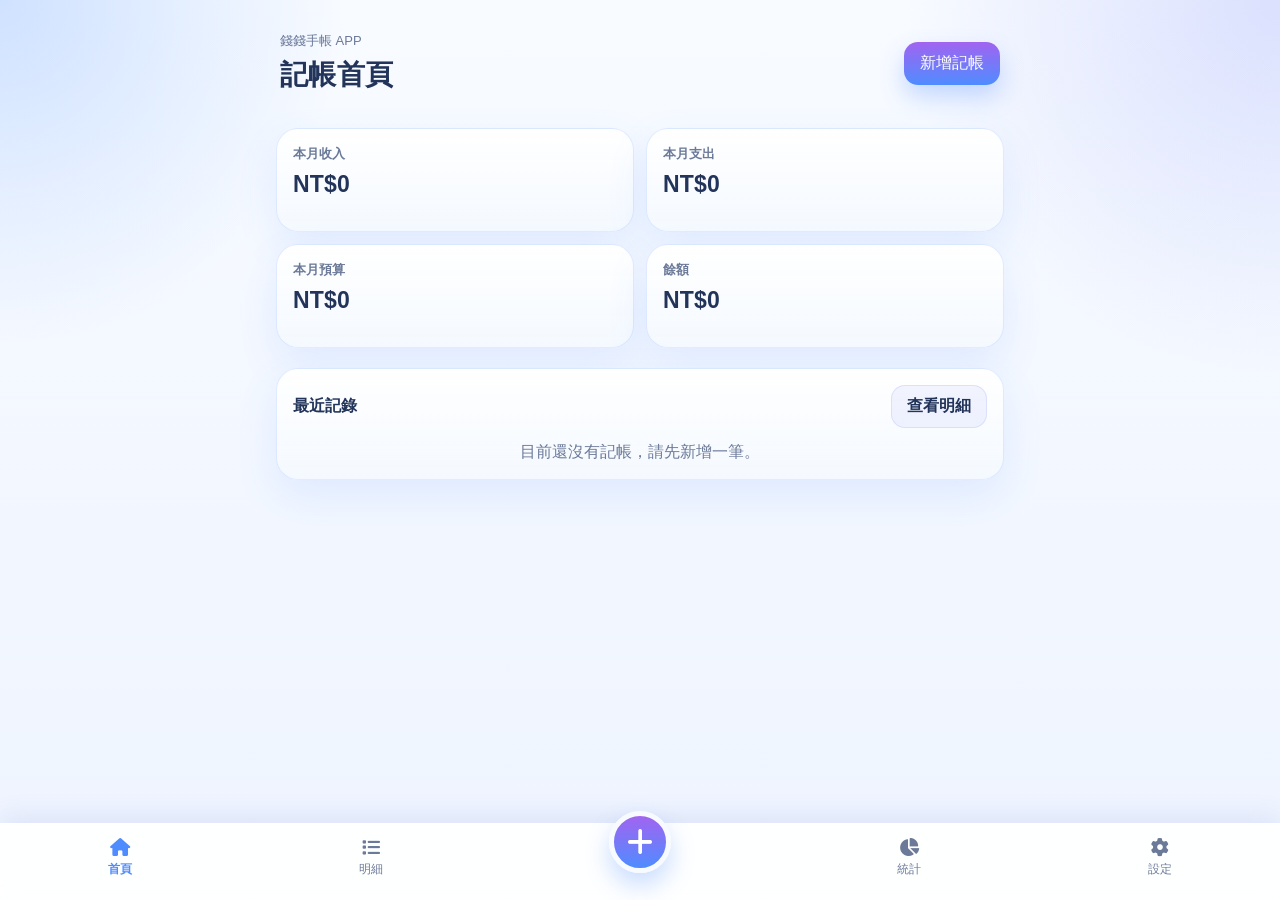
<file: index.html>
<!DOCTYPE html>
<html lang="zh-TW">
  <script src="theme-init.js"></script>
  <link rel="manifest" href="manifest.json">
  <meta charset="UTF-8">
  <link rel="icon" href="favicon.png" type="image/png" sizes="64x64">
  <title>錢錢手帳 App</title>
  <link rel="stylesheet" href="style.css">
  <link rel="stylesheet" href="https://cdnjs.cloudflare.com/ajax/libs/font-awesome/6.5.0/css/all.min.css">
  <meta name="viewport" content="width=device-width, initial-scale=1.0">
</head>
<body>
  <div class="container">
    <header class="page-header">
      <div>
        <p class="sub-title">錢錢手帳 APP</p>
        <h1>記帳首頁</h1>
      </div>
      <button class="primary-btn" onclick="goToNew()">新增記帳</button>
    </header>

    <section class="summary-grid">
      <div class="card">
        <strong>本月收入</strong>
        <div id="income">NT$0</div>
      </div>
      <div class="card">
        <strong>本月支出</strong>
        <div id="expense">NT$0</div>
      </div>
      <div class="card">
        <strong>本月預算</strong>
        <div id="budget-text">NT$0</div>
      </div>
      <div class="card">
        <strong>餘額</strong>
        <div id="balance">NT$0</div>
      </div>
    </section>

    <section class="section-block">
      <div class="section-title">
        最近記錄
        <button class="secondary-btn" onclick="window.location.href='detail.html'">查看明細</button>
      </div>
      <ul id="recent-list" class="record-list"></ul>
      <p id="empty-msg" class="empty-msg">目前還沒有記帳，請先新增一筆。</p>
    </section>
  </div>

  <nav class="bottom-nav">
    <a href="index.html" class="nav-item">
      <i class="fa-solid fa-house"></i><span>首頁</span>
    </a>
    <a href="detail.html" class="nav-item">
      <i class="fa-solid fa-list"></i><span>明細</span>
    </a>
    <button class="add-btn" onclick="goToNew()">
      <i class="fa-solid fa-plus"></i>
    </button>
    <a href="stat.html" class="nav-item">
      <i class="fa-solid fa-chart-pie"></i><span>統計</span>
    </a>
    <a href="setting.html" class="nav-item">
      <i class="fa-solid fa-gear"></i><span>設定</span>
    </a>
  </nav>
  <script src="script.js"></script>
</body>
</html>
</file>
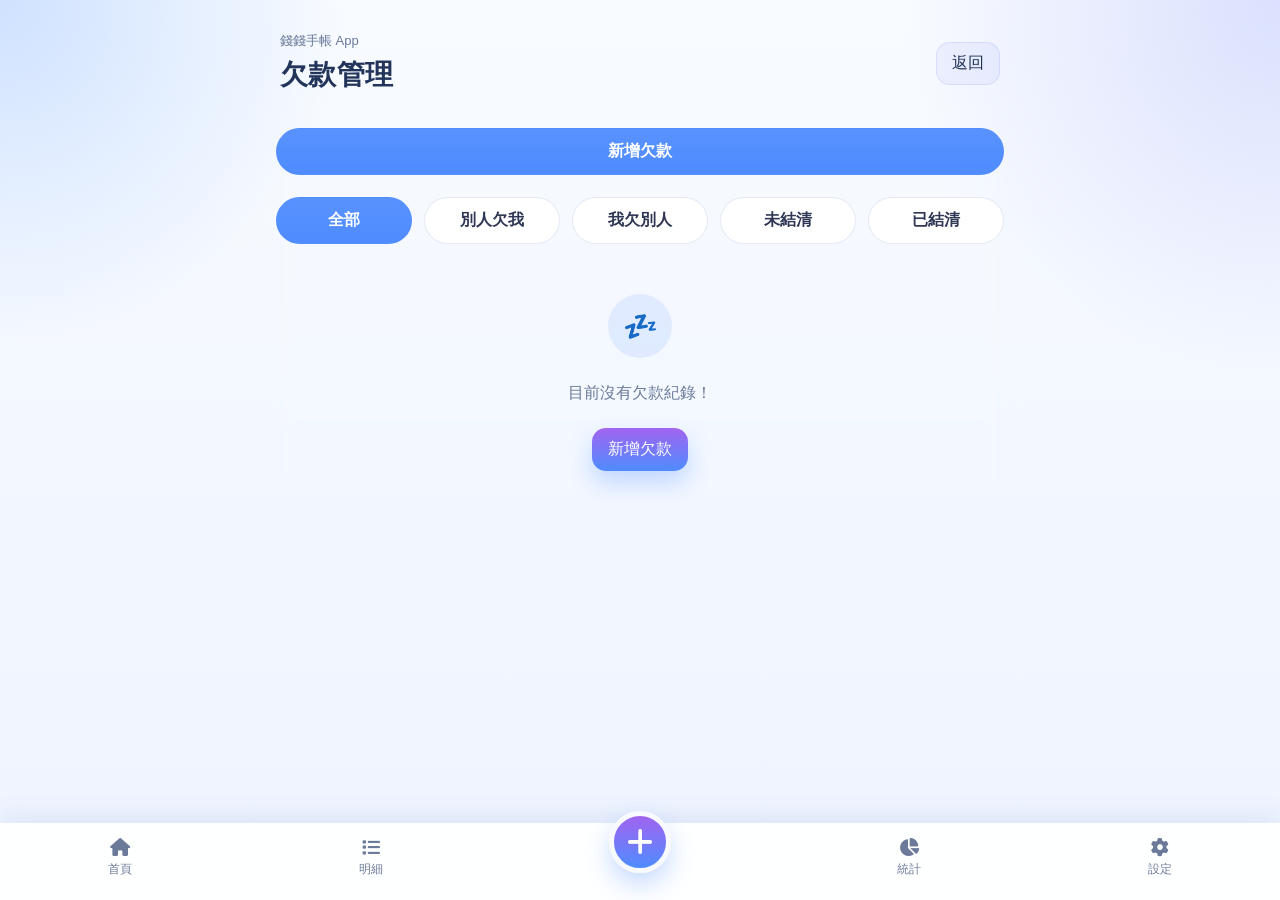
<file: debts.html>
<!DOCTYPE html>
<html lang="zh-TW">
<head>
  <script src="theme-init.js"></script>
  <link rel="manifest" href="manifest.json">
  <meta charset="UTF-8">
  <link rel="icon" href="favicon.png" type="image/png" sizes="64x64">
  <title>錢錢手帳 App</title>
  <link rel="stylesheet" href="style.css">
  <link rel="stylesheet" href="https://cdnjs.cloudflare.com/ajax/libs/font-awesome/6.5.0/css/all.min.css">
  <meta name="viewport" content="width=device-width, initial-scale=1.0">
</head>
<body>
  <div class="container">
    <header class="page-header">
      <div>
        <p class="sub-title">錢錢手帳 App</p>
        <h1>欠款管理</h1>
      </div>
      <button class="secondary-btn" onclick="window.location.href='setting.html'">返回</button>
    </header>

    <section class="section-block" id="debt-page-content"></section>
  </div>

  <nav class="bottom-nav">
    <a href="index.html" class="nav-item">
      <i class="fa-solid fa-house"></i><span>首頁</span>
    </a>
    <a href="detail.html" class="nav-item">
      <i class="fa-solid fa-list"></i><span>明細</span>
    </a>
    <button class="add-btn" onclick="goToNew()">
      <i class="fa-solid fa-plus"></i>
    </button>
    <a href="stat.html" class="nav-item">
      <i class="fa-solid fa-chart-pie"></i><span>統計</span>
    </a>
    <a href="setting.html" class="nav-item">
      <i class="fa-solid fa-gear"></i><span>設定</span>
    </a>
  </nav>

  <script src="script.js"></script>
</body>
</html>
</file>
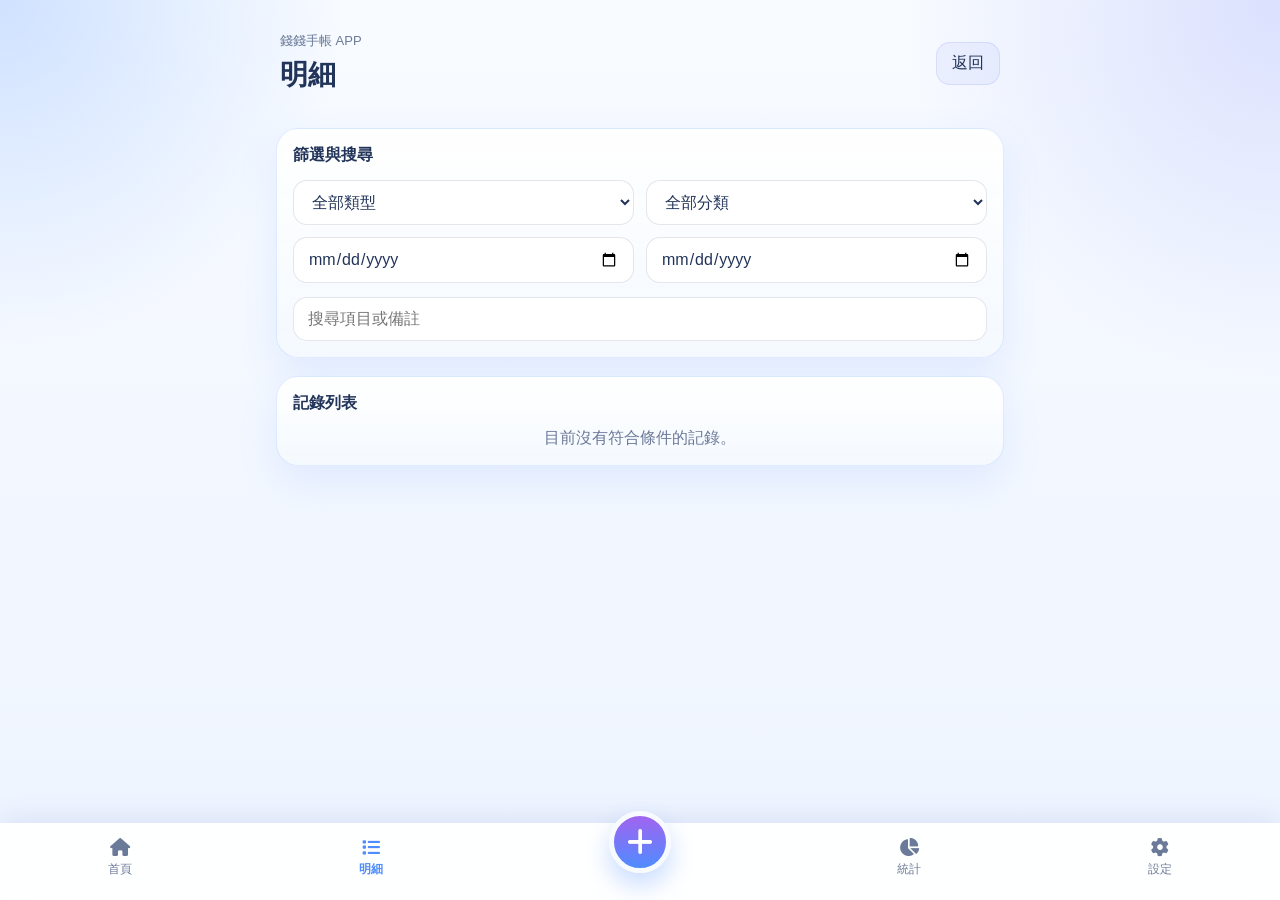
<file: detail.html>
<!DOCTYPE html>
<html lang="zh-TW">
<head>
  <script src="theme-init.js"></script>
  <link rel="manifest" href="manifest.json">
  <link rel="icon" href="favicon.png" type="image/png" sizes="64x64">
  <meta charset="UTF-8">
  <title>錢錢手帳 App</title>
  <link rel="stylesheet" href="style.css">
  <link rel="stylesheet" href="https://cdnjs.cloudflare.com/ajax/libs/font-awesome/6.5.0/css/all.min.css">
  <meta name="viewport" content="width=device-width, initial-scale=1.0">
</head>
<body>
  <div class="container">
    <header class="page-header">
      <div>
        <p class="sub-title">錢錢手帳 APP</p>
        <h1>明細</h1>
      </div>
      <button class="secondary-btn" onclick="window.location.href='index.html'">返回</button>
    </header>

    <section class="section-block">
      <div class="section-title">篩選與搜尋</div>
      <div class="filter-row">
        <select id="filter-type">
          <option value="">全部類型</option>
          <option value="income">收入</option>
          <option value="expense">支出</option>
        </select>
        <select id="filter-category">
          <option value="">全部分類</option>
        </select>
        <input id="filter-start" type="date" title="起始日期">
        <input id="filter-end" type="date" title="結束日期">
      </div>
      <input id="filter-search" type="text" placeholder="搜尋項目或備註">
    </section>

    <section class="section-block">
      <div class="section-title">記錄列表</div>
      <ul id="detail-list" class="record-list"></ul>
      <p id="detail-empty" class="empty-msg">目前沒有符合條件的記錄。</p>
    </section>
  </div>

  <nav class="bottom-nav">
    <a href="index.html" class="nav-item">
      <i class="fa-solid fa-house"></i><span>首頁</span>
    </a>
    <a href="detail.html" class="nav-item">
      <i class="fa-solid fa-list"></i><span>明細</span>
    </a>
    <button class="add-btn" onclick="goToNew()">
      <i class="fa-solid fa-plus"></i>
    </button>
    <a href="stat.html" class="nav-item">
      <i class="fa-solid fa-chart-pie"></i><span>統計</span>
    </a>
    <a href="setting.html" class="nav-item">
      <i class="fa-solid fa-gear"></i><span>設定</span>
    </a>
  </nav>

  <script src="script.js"></script>
</body>
</html>
</file>
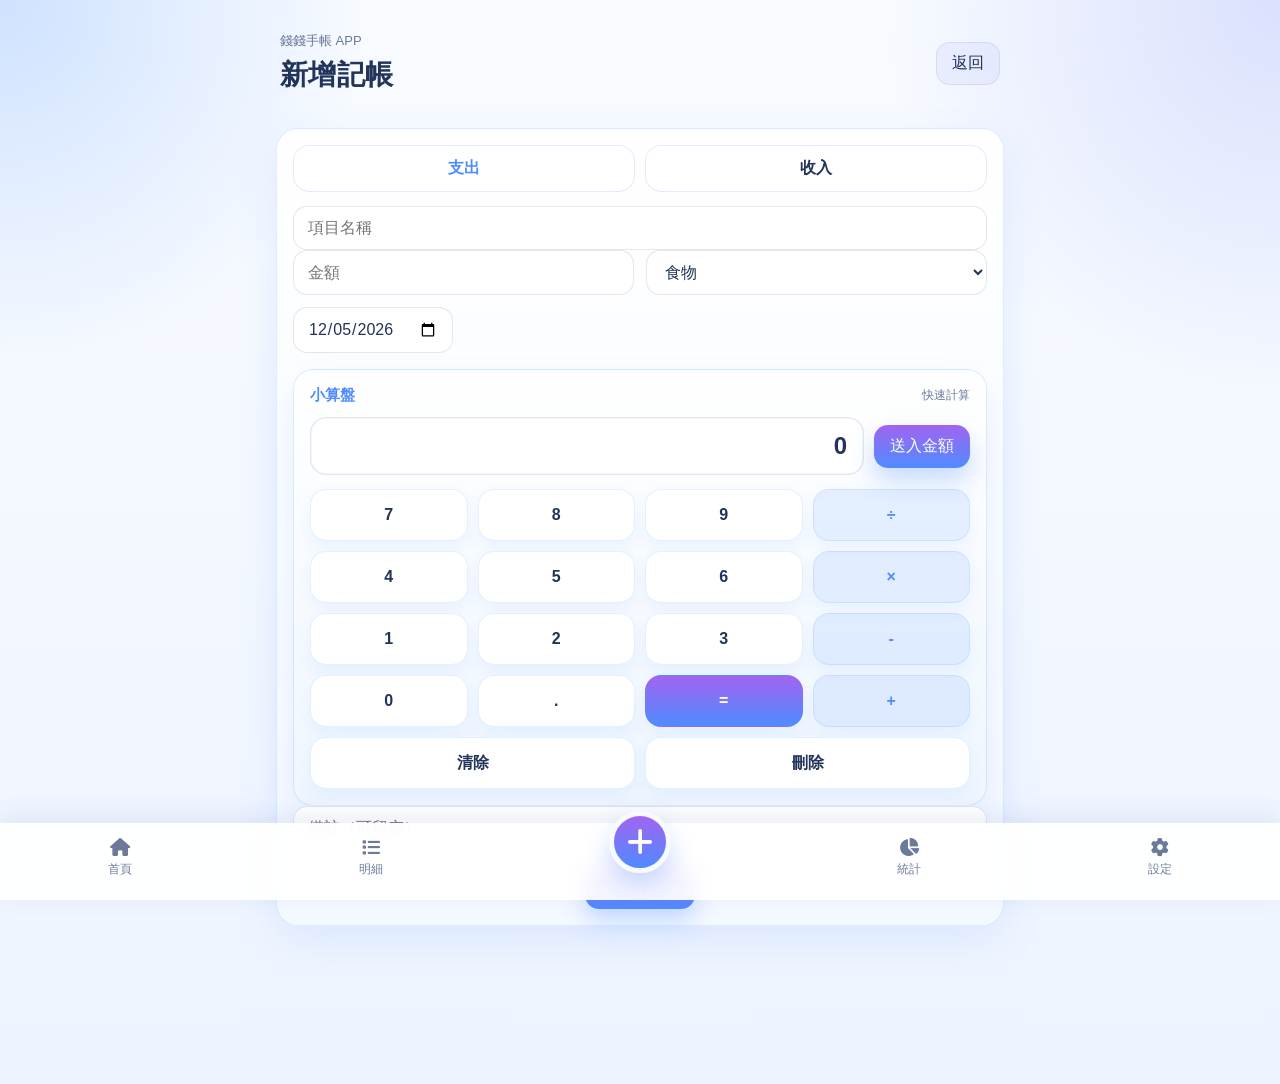
<file: new.html>
<!DOCTYPE html>
<html lang="zh-TW">
<head>
  <script src="theme-init.js"></script>
  <link rel="manifest" href="manifest.json">
  <meta charset="UTF-8">
  <link rel="icon" href="favicon.png" type="image/png" sizes="64x64">
  <title>錢錢手帳 App</title>
  <link rel="stylesheet" href="style.css">
  <link rel="stylesheet" href="https://cdnjs.cloudflare.com/ajax/libs/font-awesome/6.5.0/css/all.min.css">
  <meta name="viewport" content="width=device-width, initial-scale=1.0">
</head>
<body>
  <div class="container">
    <header class="page-header">
      <div>
        <p class="sub-title">錢錢手帳 APP</p>
        <h1>新增記帳</h1>
      </div>
      <button class="secondary-btn" onclick="window.location.href='index.html'">返回</button>
    </header>

    <section class="section-block">
      <div class="type-selector">
        <label>
          <input type="radio" name="record-type" value="expense" checked>
          <span>支出</span>
        </label>
        <label>
          <input type="radio" name="record-type" value="income">
          <span>收入</span>
        </label>
      </div>
      <input id="item" type="text" placeholder="項目名稱">
      <div class="input-row">
        <input id="amount" type="number" placeholder="金額">
        <select id="category"></select>
        <input id="date" type="date" style="max-width:160px">
      </div>
      <!-- 已移除：符號選單改由分類對應或設定頁編輯，避免重複控制元件 -->
      <div id="plugin-extra-controls"></div>
      <input id="note" type="text" placeholder="備註（可留空）">
      <div class="new-entry-actions">
        <button class="primary-btn" onclick="addRecord()">新增</button>
      </div>
    </section>
  </div>

  <nav class="bottom-nav">
    <a href="index.html" class="nav-item">
      <i class="fa-solid fa-house"></i><span>首頁</span>
    </a>
    <a href="detail.html" class="nav-item">
      <i class="fa-solid fa-list"></i><span>明細</span>
    </a>
    <button class="add-btn" onclick="goToNew()">
      <i class="fa-solid fa-plus"></i>
    </button>
    <a href="stat.html" class="nav-item">
      <i class="fa-solid fa-chart-pie"></i><span>統計</span>
    </a>
    <a href="setting.html" class="nav-item">
      <i class="fa-solid fa-gear"></i><span>設定</span>
    </a>
  </nav>

  <script src="script.js"></script>
</body>
</html>
</file>
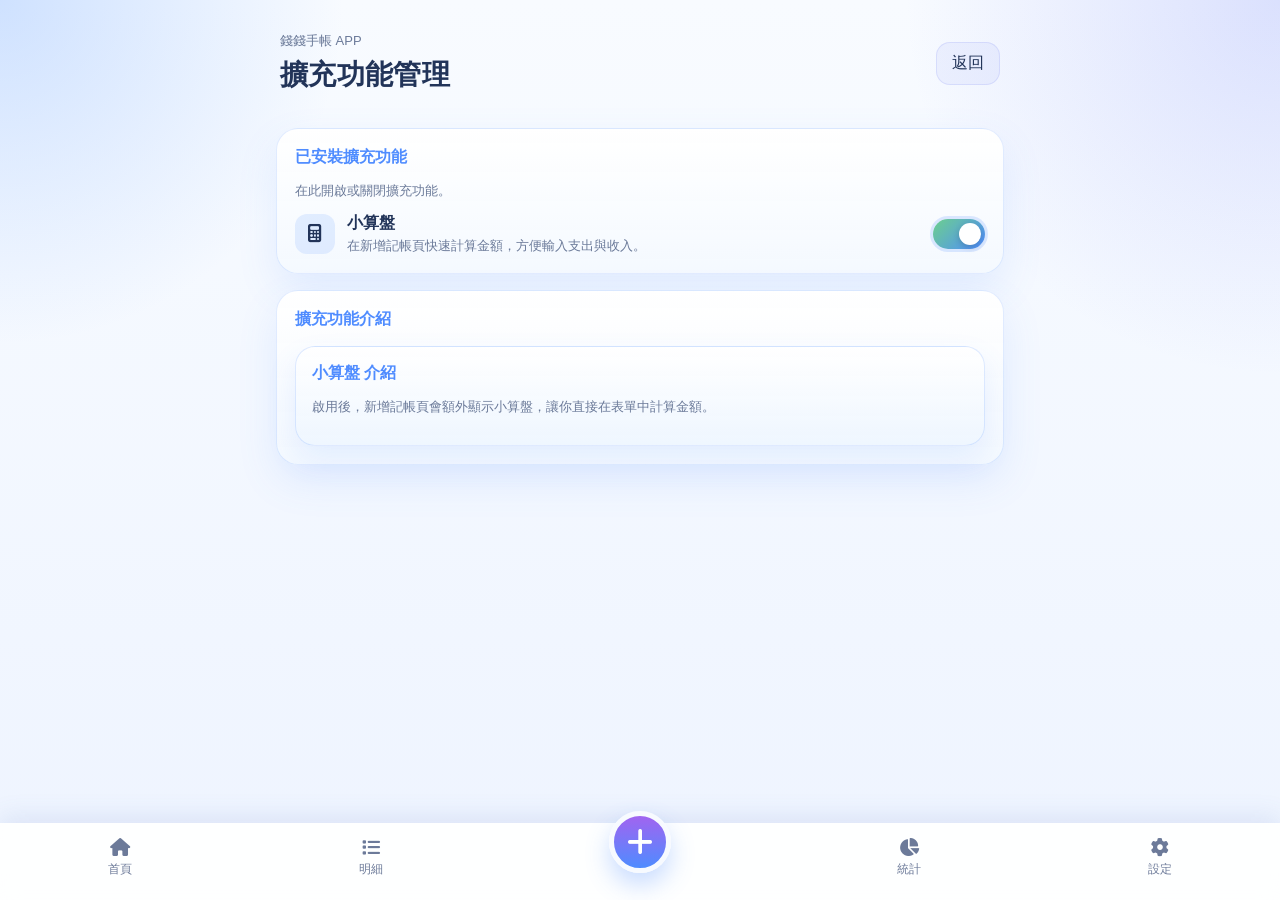
<file: plugins.html>
<!DOCTYPE html>
<html lang="zh-TW">
<head>
  <script src="theme-init.js"></script>
  <link rel="manifest" href="manifest.json">
  <meta charset="UTF-8">
  <link rel="icon" href="favicon.png" type="image/png" sizes="64x64">
  <title>錢錢手帳 App</title>
  <link rel="stylesheet" href="style.css">
  <link rel="stylesheet" href="https://cdnjs.cloudflare.com/ajax/libs/font-awesome/6.5.0/css/all.min.css">
  <meta name="viewport" content="width=device-width, initial-scale=1.0">
</head>
<body>
  <div class="container">
    <header class="page-header">
      <div>
        <p class="sub-title">錢錢手帳 APP</p>
        <h1>擴充功能管理</h1>
      </div>
      <button class="secondary-btn" onclick="window.location.href='setting.html'">返回</button>
    </header>

    <section class="settings-panel">
      <div class="settings-card">
        <div class="settings-card-title">已安裝擴充功能</div>
        <p class="settings-item-desc">在此開啟或關閉擴充功能。</p>
        <ul class="settings-list" id="plugin-list"></ul>
      </div>
      <div class="settings-card">
        <div class="settings-card-title">擴充功能介紹</div>
        <div id="plugin-configs"></div>
      </div>
    </section>
  </div>
  <nav class="bottom-nav">
    <a href="index.html" class="nav-item">
      <i class="fa-solid fa-house"></i><span>首頁</span>
    </a>
    <a href="detail.html" class="nav-item">
      <i class="fa-solid fa-list"></i><span>明細</span>
    </a>
    <button class="add-btn" onclick="goToNew()">
      <i class="fa-solid fa-plus"></i>
    </button>
    <a href="stat.html" class="nav-item">
      <i class="fa-solid fa-chart-pie"></i><span>統計</span>
    </a>
    <a href="setting.html" class="nav-item">
      <i class="fa-solid fa-gear"></i><span>設定</span>
    </a>
  </nav>
  <script src="script.js"></script>
</body>
</html>
</file>
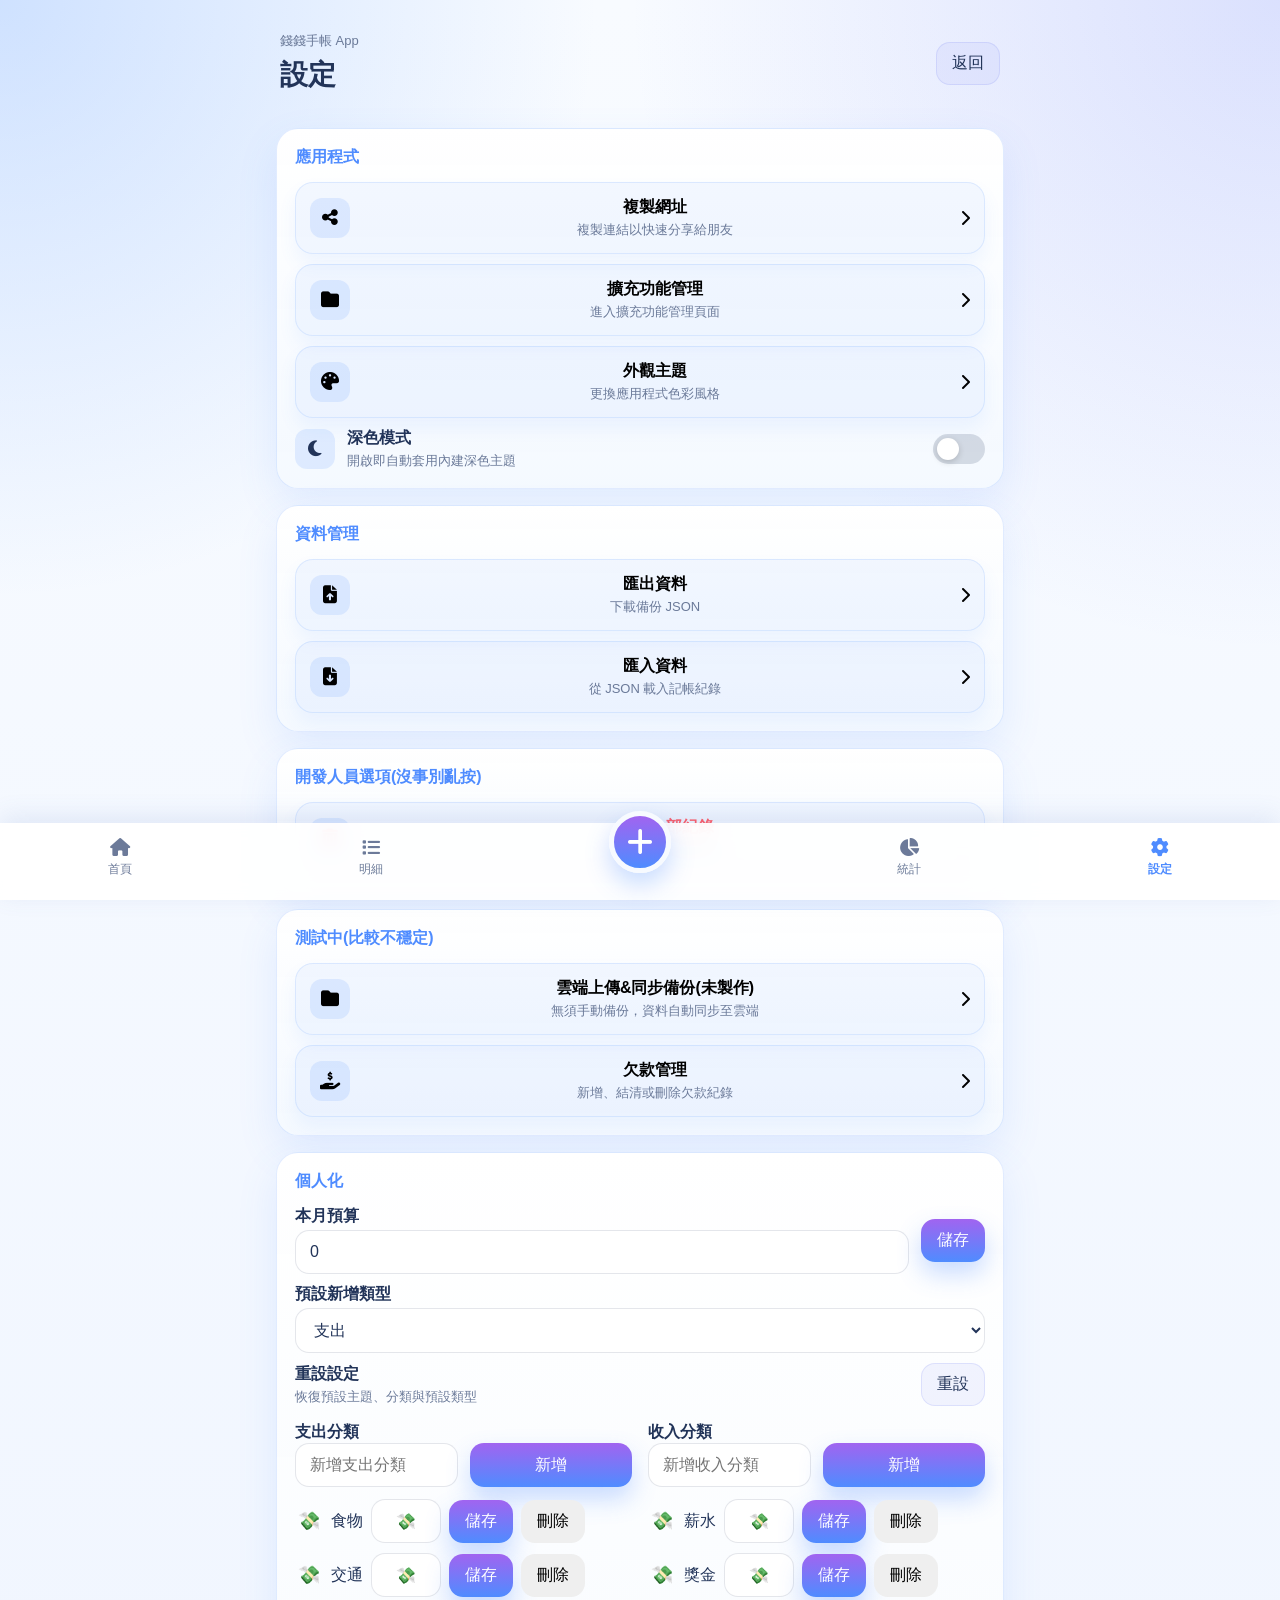
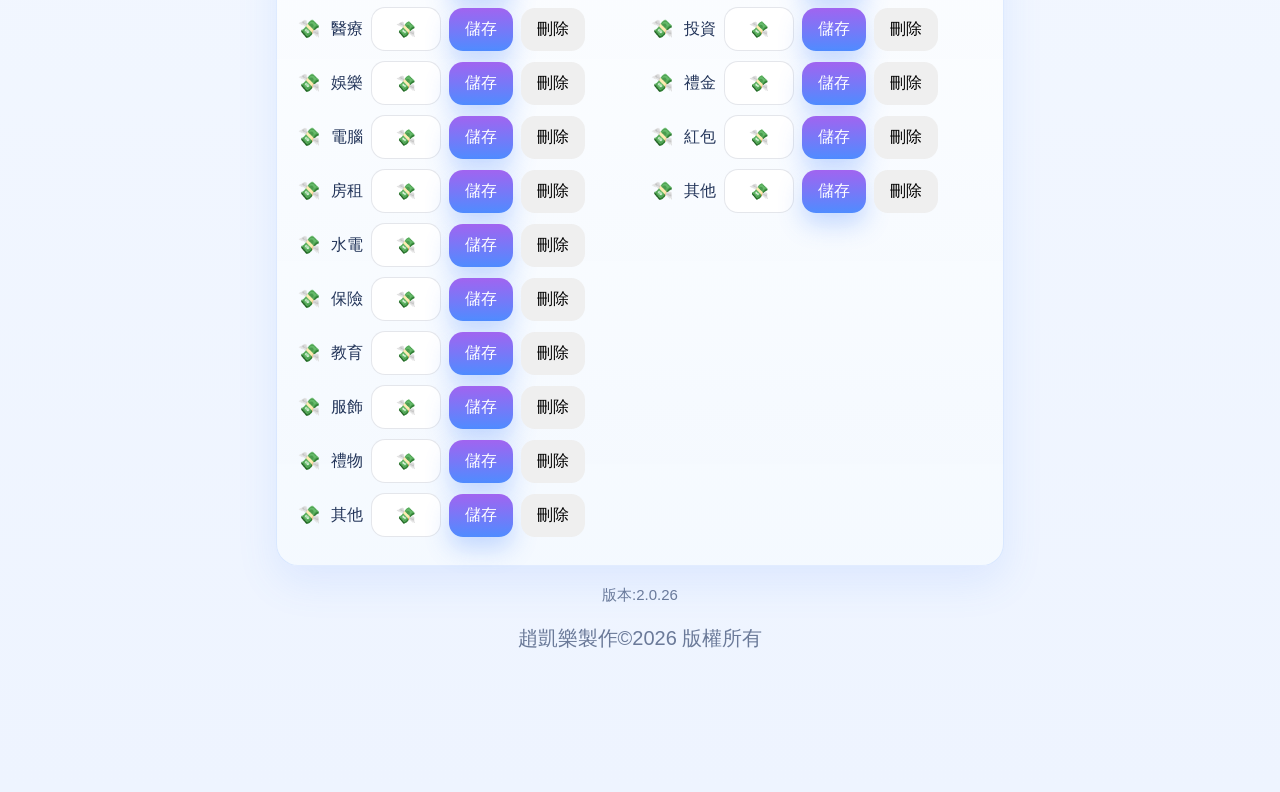
<file: setting.html>
<!DOCTYPE html>
<html lang="zh-TW">
<head>
  <script src="theme-init.js"></script>
  <link rel="manifest" href="manifest.json">
  <meta charset="UTF-8">
  <link rel="icon" href="favicon.png" type="image/png" sizes="64x64">
  <title>錢錢手帳 App</title>
  <link rel="stylesheet" href="style.css">
  <link rel="stylesheet" href="https://cdnjs.cloudflare.com/ajax/libs/font-awesome/6.5.0/css/all.min.css">
  <meta name="viewport" content="width=device-width, initial-scale=1.0">
</head>
<body>
  <div class="container">
    <header class="page-header">
      <div>
        <p class="sub-title">錢錢手帳 App</p>
        <h1>設定</h1>
      </div>
      <button class="secondary-btn" onclick="window.location.href='index.html'">返回</button>
    </header>

    <section class="settings-panel">
      <div class="settings-card">
        <div class="settings-card-title">應用程式</div>
        <ul class="settings-list">
          <li class="settings-item">
            <button id="share-app" type="button" class="settings-action-button" data-link="https://eevrt0404.github.io/MoneyBook/">
              <span class="settings-icon"><i class="fa-solid fa-share-nodes"></i></span>
              <span class="settings-item-text">
                <span class="settings-item-label">複製網址</span>
                <span class="settings-item-desc">複製連結以快速分享給朋友</span>
              </span>
              <i class="fa-solid fa-chevron-right settings-item-action"></i>
            </button>
          </li>
          <li class="settings-item">
            <button id="install-app" type="button" class="settings-action-button">
              <span class="settings-icon"><i class="fa-solid fa-mobile-screen-button"></i></span>
              <span class="settings-item-text">
                <span class="settings-item-label">安裝為應用程式</span>
                <span class="settings-item-desc">在桌面或手機上快速啟動</span>
              </span>
              <i class="fa-solid fa-chevron-right settings-item-action"></i>
            </button>
          </li>
          <li class="settings-item plugin-manage-row">
            <button id="plugin-manage" type="button" class="settings-action-button plugin-manager-toggle" onclick="window.location.href='plugins.html'">
              <span class="settings-icon plugin-folder-icon"><i class="fa-solid fa-folder"></i></span>
              <span class="settings-item-text">
                <span class="settings-item-label">擴充功能管理</span>
                <span class="settings-item-desc">進入擴充功能管理頁面</span>
              </span>
              <i class="fa-solid fa-chevron-right settings-item-action"></i>
            </button>
          </li>
          <li class="settings-item">
            <button id="appearance-theme" type="button" class="settings-action-button plugin-manager-toggle" onclick="window.location.href='theme.html'">
              <span class="settings-icon"><i class="fa-solid fa-palette"></i></span>
              <span class="settings-item-text">
                <span class="settings-item-label">外觀主題</span>
                <span class="settings-item-desc">更換應用程式色彩風格</span>
              </span>
              <i class="fa-solid fa-chevron-right settings-item-action"></i>
            </button>
          </li>
          <li class="settings-item settings-toggle-row">
            <div class="settings-icon"><i class="fa-solid fa-moon"></i></div>
            <span class="settings-item-text">
              <span class="settings-item-label">深色模式</span>
              <span class="settings-item-desc">開啟即自動套用內建深色主題</span>
            </span>
            <label class="switch">
              <input id="theme-toggle" type="checkbox">
              <span class="slider"></span>
            </label>
          </li>
        </ul>
      </div>

      <div class="settings-card">
        <div class="settings-card-title">資料管理</div>
        <ul class="settings-list">
          <li class="settings-item">
            <button id="export-records" class="settings-action-button" type="button">
              <span class="settings-icon"><i class="fa-solid fa-file-arrow-up"></i></span>
              <span class="settings-item-text">
                <span class="settings-item-label">匯出資料</span>
                <span class="settings-item-desc">下載備份 JSON</span>
              </span>
              <i class="fa-solid fa-chevron-right settings-item-action"></i>
            </button>
          </li>
          <li class="settings-item">
            <button id="import-records" class="settings-action-button" type="button">
              <span class="settings-icon"><i class="fa-solid fa-file-arrow-down"></i></span>
              <span class="settings-item-text">
                <span class="settings-item-label">匯入資料</span>
                <span class="settings-item-desc">從 JSON 載入記帳紀錄</span>
              </span>
              <i class="fa-solid fa-chevron-right settings-item-action"></i>
            </button>
          </li>
        </ul>
        <input id="import-file" type="file" accept=".json" hidden>
      </div>

      <div class="settings-card">
        <div class="settings-card-title">開發人員選項(沒事別亂按)</div>
        <ul class="settings-list">
          <li class="settings-item">
            <button id="clear-records" class="settings-action-button danger-btn" type="button">
              <span class="settings-icon"><i class="fa-solid fa-trash-can"></i></span>
              <span class="settings-item-text">
                <span class="settings-item-label">清除全部紀錄</span>
                <span class="settings-item-desc">刪除所有記帳資料</span>
              </span>
            </button>
          </li>
        </ul>
        <input id="import-file" type="file" accept=".json" hidden>
      </div>

        <div class="settings-card">
        <div class="settings-card-title">測試中(比較不穩定)</div>
        <ul class="settings-list">
                    <li class="settings-item plugin-manage-row">
            <button id="plugin-manage" type="button" class="settings-action-button plugin-manager-toggle" onclick="window.location.href='cloud.html'">
              <span class="settings-icon plugin-folder-icon"><i class="fa-solid fa-folder"></i></span>
              <span class="settings-item-text">
                <span class="settings-item-label">雲端上傳&同步備份(未製作)</span>
                <span class="settings-item-desc">無須手動備份，資料自動同步至雲端</span>
              </span>
              <i class="fa-solid fa-chevron-right settings-item-action"></i>
            </button>
          </li>
          <li class="settings-item">
            <button id="debt-management" type="button" class="settings-action-button plugin-manager-toggle">
              <span class="settings-icon"><i class="fa-solid fa-hand-holding-dollar"></i></span>
              <span class="settings-item-text">
                <span class="settings-item-label">欠款管理</span>
                <span class="settings-item-desc">新增、結清或刪除欠款紀錄</span>
              </span>
              <i class="fa-solid fa-chevron-right settings-item-action"></i>
            </button>
          </li>
        </ul>
        <input id="import-file" type="file" accept=".json" hidden>
      </div>

      <div class="settings-card">
        <div class="settings-card-title">個人化</div>
        <ul class="settings-list">
          <li class="settings-item budget-item">
            <div class="settings-item-text">
              <span class="settings-item-label">本月預算</span>
              <input id="budget-input" type="number" placeholder="輸入預算金額">
            </div>
            <button id="save-budget" class="primary-btn">儲存</button>
          </li>
          <li class="settings-item settings-row-inline">
            <div class="settings-item-text">
              <span class="settings-item-label">預設新增類型</span>
              <select id="default-type">
                <option value="expense">支出</option>
                <option value="income">收入</option>
              </select>
            </div>
          </li>
          <li class="settings-item settings-row-inline">
            <div class="settings-item-text">
              <span class="settings-item-label">重設設定</span>
              <span class="settings-item-desc">恢復預設主題、分類與預設類型</span>
            </div>
            <button id="reset-settings" class="secondary-btn">重設</button>
          </li>
        </ul>
        <div class="category-grid">
          <div>
            <strong>支出分類</strong>
            <div class="input-row">
              <input id="new-expense-category" type="text" placeholder="新增支出分類">
              <button id="add-expense-category" class="primary-btn">新增</button>
            </div>
            <ul id="expense-category-list" class="category-list"></ul>
          </div>
          <div>
            <strong>收入分類</strong>
            <div class="input-row">
              <input id="new-income-category" type="text" placeholder="新增收入分類">
              <button id="add-income-category" class="primary-btn">新增</button>
            </div>
            <ul id="income-category-list" class="category-list"></ul>
          </div>
        </div>
      </div>
    </section>
    <p class="ver">版本:2.0.26</p>
    <p class="footer-copy">趙凱樂製作©2026 版權所有</p>
  </div>

  <nav class="bottom-nav">
    <a href="index.html" class="nav-item">
      <i class="fa-solid fa-house"></i><span>首頁</span>
    </a>
    <a href="detail.html" class="nav-item">
      <i class="fa-solid fa-list"></i><span>明細</span>
    </a>
    <button class="add-btn" onclick="goToNew()">
      <i class="fa-solid fa-plus"></i>
    </button>
    <a href="stat.html" class="nav-item">
      <i class="fa-solid fa-chart-pie"></i><span>統計</span>
    </a>
    <a href="setting.html" class="nav-item">
      <i class="fa-solid fa-gear"></i><span>設定</span>
    </a>
  </nav>

  <script src="script.js"></script>
</body>
</html>
</file>
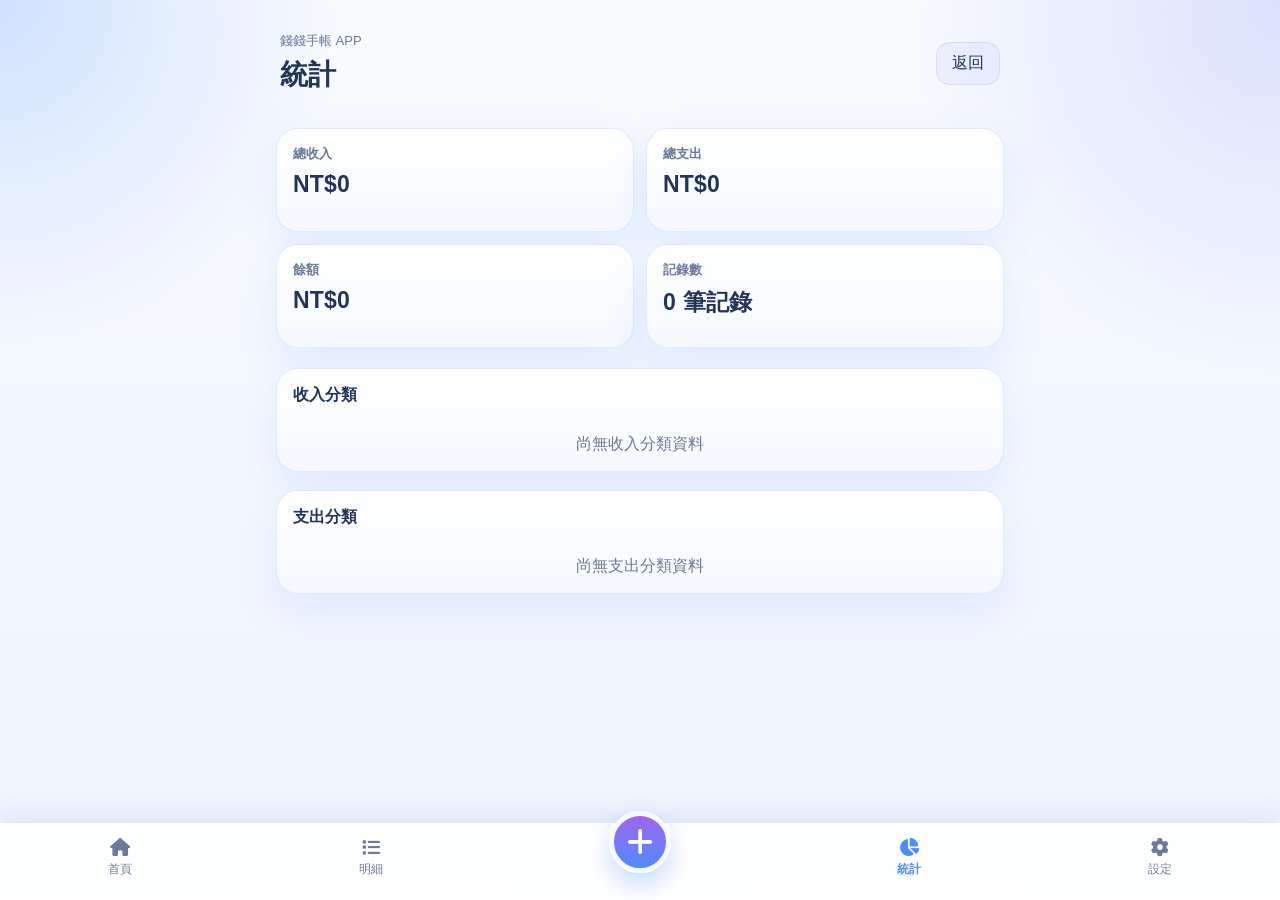
<file: stat.html>
<!DOCTYPE html>
<html lang="zh-TW">
<head>
  <script src="theme-init.js"></script>
  <link rel="manifest" href="manifest.json">
  <meta charset="UTF-8">
  <link rel="icon" href="favicon.png" type="image/png" sizes="64x64">
  <title>錢錢手帳 App</title>
  <link rel="stylesheet" href="style.css">
  <link rel="stylesheet" href="https://cdnjs.cloudflare.com/ajax/libs/font-awesome/6.5.0/css/all.min.css">
  <meta name="viewport" content="width=device-width, initial-scale=1.0">
</head>
<body>
  <div class="container">
    <header class="page-header">
      <div>
        <p class="sub-title">錢錢手帳 APP</p>
        <h1>統計</h1>
      </div>
      <button class="secondary-btn" onclick="window.location.href='index.html'">返回</button>
    </header>

    <section class="summary-grid">
      <div class="card">
        <strong>總收入</strong>
        <div id="stat-income">NT$0</div>
      </div>
      <div class="card">
        <strong>總支出</strong>
        <div id="stat-expense">NT$0</div>
      </div>
      <div class="card">
        <strong>餘額</strong>
        <div id="stat-balance">NT$0</div>
      </div>
      <div class="card">
        <strong>記錄數</strong>
        <div id="record-count">0 筆</div>
      </div>
    </section>

    <section class="section-block">
      <div class="section-title">收入分類</div>
      <div id="income-bars" class="bar-chart"></div>
    </section>

    <section class="section-block">
      <div class="section-title">支出分類</div>
      <div id="expense-bars" class="bar-chart"></div>
    </section>
  </div>

  <nav class="bottom-nav">
    <a href="index.html" class="nav-item">
      <i class="fa-solid fa-house"></i><span>首頁</span>
    </a>
    <a href="detail.html" class="nav-item">
      <i class="fa-solid fa-list"></i><span>明細</span>
    </a>
    <button class="add-btn" onclick="goToNew()">
      <i class="fa-solid fa-plus"></i>
    </button>
    <a href="stat.html" class="nav-item">
      <i class="fa-solid fa-chart-pie"></i><span>統計</span>
    </a>
    <a href="setting.html" class="nav-item">
      <i class="fa-solid fa-gear"></i><span>設定</span>
    </a>
  </nav>

  <script src="script.js"></script>
</body>
</html>
</file>
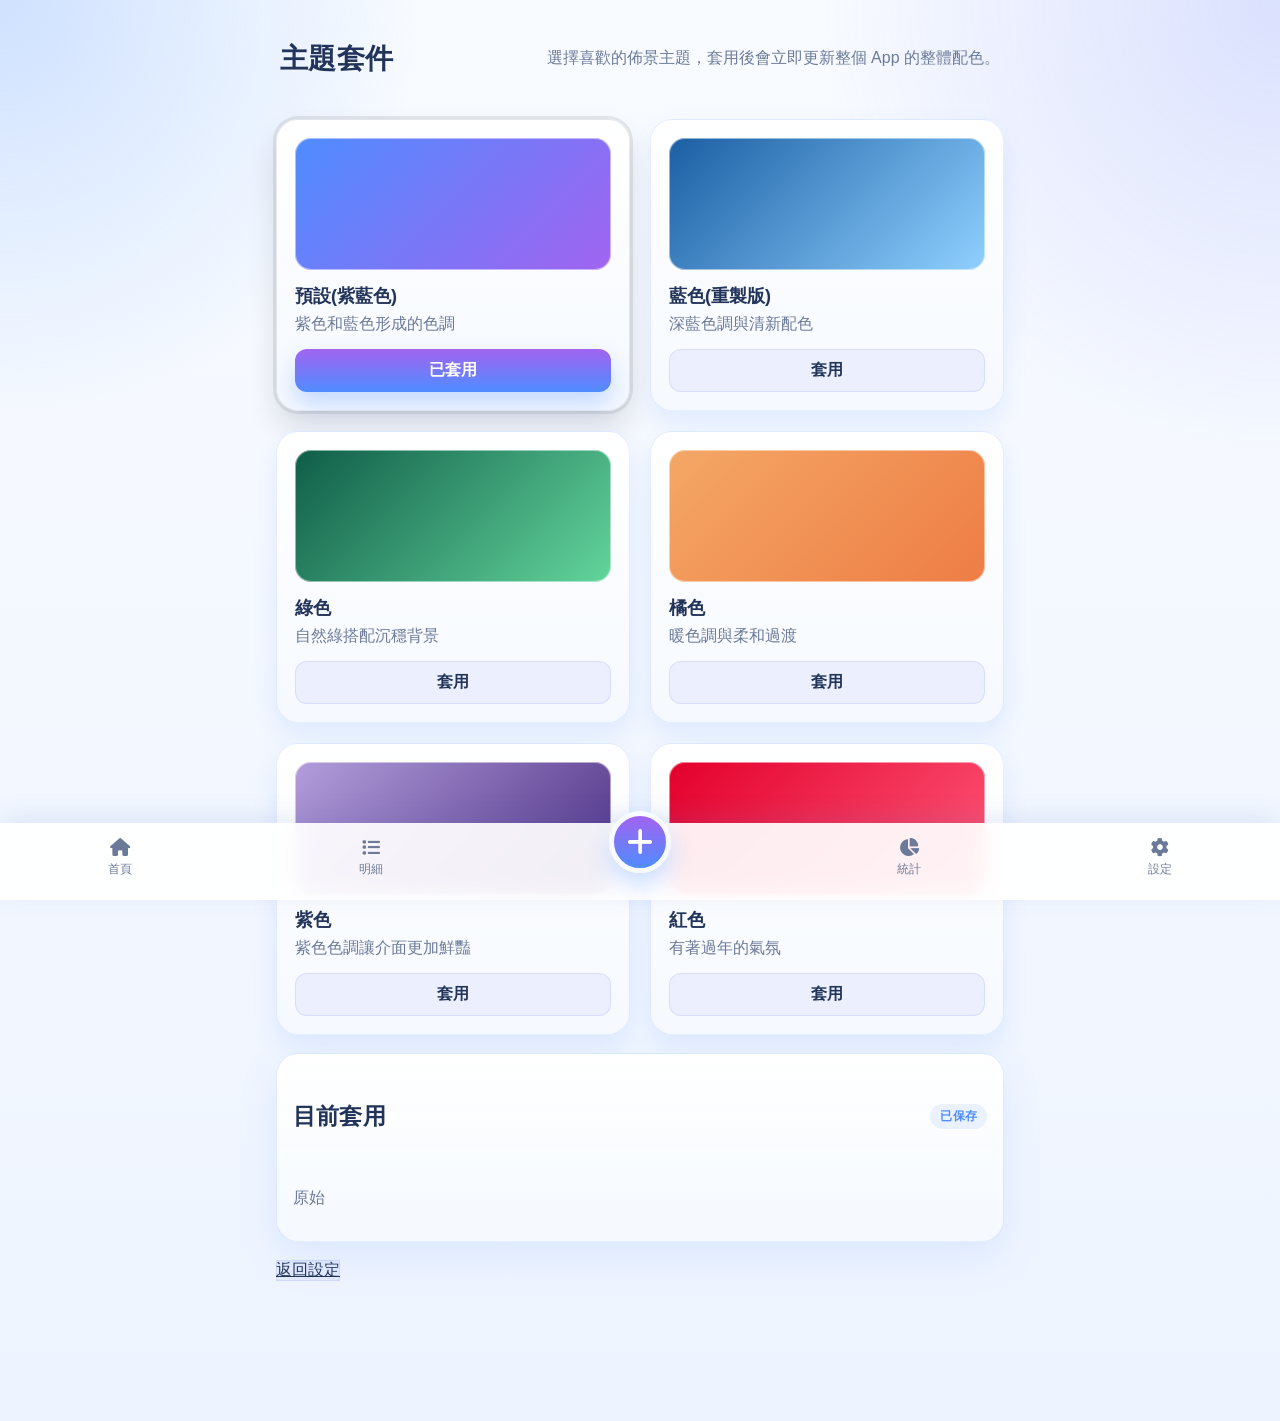
<file: theme.html>
<!DOCTYPE html>
<html lang="zh-TW">
<head>
  <script src="theme-init.js"></script>
  <link rel="manifest" href="manifest.json">
  <meta charset="UTF-8">
  <link rel="icon" href="favicon.png" type="image/png" sizes="64x64">
  <title>錢錢手帳 App</title>
  <link rel="stylesheet" href="style.css">
  <link rel="stylesheet" href="https://cdnjs.cloudflare.com/ajax/libs/font-awesome/6.5.0/css/all.min.css">
  <meta name="viewport" content="width=device-width, initial-scale=1.0">
</head>
<body>
  <main class="container">
    <header class="page-header">
      <h1>主題套件</h1>
      <p class="muted">選擇喜歡的佈景主題，套用後會立即更新整個 App 的整體配色。</p>
    </header>

    <section id="theme-list" class="card-grid">
      <article class="theme-card" data-pack="default">
        <div class="theme-swatch default-swatch"></div>
        <div class="theme-card-body">
          <h3>預設(紫藍色)</h3>
          <p class="muted">紫色和藍色形成的色調</p>
        </div>
        <div class="card-actions">
          <button type="button" class="apply-theme secondary-btn">套用</button>
        </div>
      </article>

      <article class="theme-card" data-pack="ocean">
        <div class="theme-swatch ocean-swatch"></div>
        <div class="theme-card-body">
          <h3>藍色(重製版)</h3>
          <p class="muted">深藍色調與清新配色</p>
        </div>
        <div class="card-actions">
          <button type="button" class="apply-theme primary-btn">套用</button>
        </div>
      </article>

      <article class="theme-card" data-pack="forest">
        <div class="theme-swatch forest-swatch"></div>
        <div class="theme-card-body">
          <h3>綠色</h3>
          <p class="muted">自然綠搭配沉穩背景</p>
        </div>
        <div class="card-actions">
          <button type="button" class="apply-theme primary-btn">套用</button>
        </div>
      </article>

      <article class="theme-card" data-pack="sunset">
        <div class="theme-swatch sunset-swatch"></div>
        <div class="theme-card-body">
          <h3>橘色</h3>
          <p class="muted">暖色調與柔和過渡</p>
        </div>
        <div class="card-actions">
          <button type="button" class="apply-theme primary-btn">套用</button>
        </div>
      </article>
      <article class="theme-card" data-pack="purple">
        <div class="theme-swatch purple-swatch"></div>
        <div class="theme-card-body">
          <h3>紫色</h3>
          <p class="muted">紫色色調讓介面更加鮮豔</p>
        </div>
        <div class="card-actions">
          <button type="button" class="apply-theme primary-btn">套用</button>
        </div>
      </article>
      <article class="theme-card" data-pack="red">
        <div class="theme-swatch red-swatch"></div>
        <div class="theme-card-body">
          <h3>紅色</h3>
          <p class="muted">有著過年的氣氛</p>
        </div>
        <div class="card-actions">
          <button type="button" class="apply-theme primary-btn">套用</button>
        </div>
      </article>
    </section>

    <section class="card current-theme-card">
      <div class="current-theme-head">
        <h4>目前套用</h4>
        <span class="current-theme-badge">已保存</span>
      </div>
      <p id="current-pack" class="muted">載入中...</p>
    </section>

    <div class="actions-row">
      <a href="setting.html" class="secondary-btn">返回設定</a>
    </div>
  </main>

  <nav class="bottom-nav">
    <a href="index.html" class="nav-item">
      <i class="fa-solid fa-house"></i><span>首頁</span>
    </a>
    <a href="detail.html" class="nav-item">
      <i class="fa-solid fa-list"></i><span>明細</span>
    </a>
    <button class="add-btn" onclick="goToNew()">
      <i class="fa-solid fa-plus"></i>
    </button>
    <a href="stat.html" class="nav-item">
      <i class="fa-solid fa-chart-pie"></i><span>統計</span>
    </a>
    <a href="setting.html" class="nav-item">
      <i class="fa-solid fa-gear"></i><span>設定</span>
    </a>
  </nav>

  <script src="script.js"></script>
  <script>
    document.addEventListener('DOMContentLoaded', () => {
      const currentEl = document.getElementById('current-pack');
      const packLabelMap = {
        default: '原始',
        ocean: '藍色',
        forest: '綠色',
        sunset: '橘色',
        red: '紅色',
        purple: '紫色'
      };

      const syncThemeCards = () => {
        const current = loadThemePack();
        if (currentEl) currentEl.textContent = packLabelMap[current] || current;

        document.querySelectorAll('.theme-card').forEach((card) => {
          const pack = card.getAttribute('data-pack');
          const btn = card.querySelector('.apply-theme');
          const isActive = pack === current;
          card.classList.toggle('is-active', isActive);
          if (btn) {
            btn.textContent = isActive ? '已套用' : '套用';
            btn.classList.toggle('secondary-btn', !isActive);
            btn.classList.toggle('primary-btn', isActive);
          }
        });
      };

      syncThemeCards();

      document.querySelectorAll('.theme-card').forEach((card) => {
        const btn = card.querySelector('.apply-theme');
        btn?.addEventListener('click', () => {
          const pack = card.getAttribute('data-pack');
          saveThemePack(pack);
          syncThemeCards();
          alert('主題已套用：' + (packLabelMap[pack] || pack));
        });
      });
    });
  </script>
</body>
</html>
</file>
<file: style.css>
﻿*, *::before, *::after {
  box-sizing: border-box;
}

:root {
  --bg: #fff7f1;
  --text: #7a3e1d;
  --text-muted: #a06a4f;
  --primary: #ee7a2f;
  --secondary: #f2a24c;
  --success: #5ba88a;
  --danger: #ef6a68;
  --card-border: rgba(238, 122, 47, 0.16);
  --panel: rgba(255, 255, 255, 0.9);
  --soft: rgba(238, 122, 47, 0.07);
  --shadow-soft: 0 16px 40px rgba(238, 122, 47, 0.14);
  --shadow-strong: 0 20px 48px rgba(186, 78, 24, 0.18);
  --app-bg-top: #fff9f4;
  --app-bg-bottom: #ffe5cc;
  --app-accent-left: rgba(245, 175, 104, 0.36);
  --app-accent-right: rgba(238, 122, 47, 0.22);
  --bottom-nav-bg: rgba(255, 255, 255, 0.92);
  --bottom-nav-shadow: 0 -6px 24px rgba(238, 122, 47, 0.16);
  --primary-shadow: rgba(238, 122, 47, 0.3);
  --secondary-bg: rgba(242, 162, 76, 0.08);
  --secondary-border: rgba(242, 162, 76, 0.15);
  --danger-bg: rgba(239, 106, 104, 0.08);
  --danger-border: rgba(239, 106, 104, 0.25);
  --btn-border-light: rgba(238, 122, 47, 0.16);
  --btn-shadow-light: 0 6px 18px rgba(238, 122, 47, 0.08);
  --btn-hover-soft: rgba(238, 122, 47, 0.08);
  --operator-bg: rgba(238, 122, 47, 0.12);
  --active-tab-primary-light: rgba(238, 122, 47, 0.95);
  --active-tab-border: rgba(238, 122, 47, 0.35);
}

html,
body {
  margin: 0;
  padding: 0;
  width: 100%;
  min-height: 100%;
  max-width: 100vw;
  font-family: "Microsoft JhengHei", Arial, sans-serif;
  color: var(--text);
  background:
    radial-gradient(circle at top left, var(--app-accent-left), transparent 22%),
    radial-gradient(circle at top right, var(--app-accent-right), transparent 24%),
    linear-gradient(180deg, var(--app-bg-top) 0%, var(--app-bg-bottom) 100%);
  overflow-x: hidden;
  overflow-y: auto;
  -webkit-overflow-scrolling: touch;
  scrollbar-width: none;
  -ms-overflow-style: none;
}

html::-webkit-scrollbar,
body::-webkit-scrollbar {
  display: none;
}

body.theme-dark {
  background: #0f1423;
  color: #eef3ff;
  --bg: #0f1423;
  --text: #eef3ff;
  --text-muted: #a8b3cf;
  --primary: #5fa3ff;
  --secondary: #75a9ff;
  --card-border: rgba(95, 163, 255, 0.16);
  --primary-shadow: rgba(95, 163, 255, 0.3);
  --secondary-bg: rgba(117, 169, 255, 0.08);
  --secondary-border: rgba(117, 169, 255, 0.15);
  --danger-bg: rgba(255, 127, 133, 0.08);
  --danger-border: rgba(255, 127, 133, 0.25);
  --btn-border-light: rgba(130, 178, 255, 0.22);
  --btn-shadow-light: 0 6px 18px rgba(95, 163, 255, 0.08);
  --btn-hover-soft: rgba(95, 163, 255, 0.08);
  --operator-bg: rgba(95, 163, 255, 0.2);
  --active-tab-primary-light: rgba(95, 163, 255, 0.95);
  --active-tab-border: rgba(95, 163, 255, 0.35);
}

body.theme-dark .plugin-calculator-card,
body.theme-dark .plugin-config-card {
  background: linear-gradient(180deg, rgba(20, 31, 58, 0.98) 0%, rgba(16, 24, 44, 0.98) 100%);
  border-color: rgba(130, 178, 255, 0.26);
}

body.theme-dark .calculator-btn,
body.theme-dark #calculator-display {
  background: rgba(27, 39, 69, 0.96);
  color: #eef3ff;
  border-color: var(--btn-border-light);
}

body.theme-dark .operator-btn {
  background: var(--operator-bg);
}

body.theme-dark .equal-btn {
  background: linear-gradient(180deg, var(--secondary) 0%, var(--primary) 100%);
}

.container {
  width: 100%;
  max-width: 760px;
  min-height: 100vh;
  margin: 0 auto;
  padding: 20px 16px 140px;
  box-sizing: border-box;
  position: relative;
}

.page-header {
  display: flex;
  align-items: center;
  justify-content: space-between;
  gap: 12px;
  flex-wrap: wrap;
  margin-bottom: 22px;
  padding: 12px 4px;
}

.page-header h1 {
  margin: 0;
  font-size: 28px;
  font-weight: 900;
  letter-spacing: 0.3px;
}

.page-header > div {
  display: grid;
  gap: 2px;
}

.sub-title {
  margin: 0 0 4px;
  color: var(--text-muted);
  font-size: 13px;
}

.summary-grid {
  display: grid;
  grid-template-columns: repeat(2, minmax(0, 1fr));
  gap: 12px;
  margin-bottom: 20px;
}

.card,
.section-block,
.settings-card,
.theme-card {
  background: linear-gradient(180deg, rgba(255,255,255,0.98) 0%, rgba(244,249,255,0.96) 100%);
  border: 1px solid var(--card-border);
  border-radius: 22px;
  box-shadow: var(--shadow-soft);
  backdrop-filter: blur(8px);
}

.card {
  padding: 16px;
  min-height: 104px;
  transition: transform 0.18s ease, box-shadow 0.18s ease;
}

.card:hover,
.section-block:hover,
.settings-card:hover,
.theme-card:hover {
  transform: translateY(-2px);
  box-shadow: var(--shadow-strong);
}

.card strong {
  color: var(--text-muted);
  font-size: 13px;
  display: block;
  margin-bottom: 8px;
}

.card div {
  font-size: 23px;
  font-weight: 900;
  letter-spacing: 0.2px;
}

.section-block {
  padding: 16px;
  margin-bottom: 18px;
}

.section-title {
  display: flex;
  align-items: center;
  justify-content: space-between;
  gap: 10px;
  margin-bottom: 14px;
  font-weight: 800;
}

.record-list {
  list-style: none;
  margin: 0;
  padding: 0;
}

.record-list li {
  background: rgba(255, 255, 255, 0.94);
  border: 1px solid rgba(79, 140, 255, 0.14);
  border-radius: 18px;
  padding: 14px;
  margin-bottom: 12px;
  box-shadow: 0 10px 22px rgba(72, 116, 201, 0.08);
}

.record-top,
.record-bottom {
  display: flex;
  justify-content: space-between;
  align-items: center;
  gap: 8px;
  flex-wrap: wrap;
}

.record-top strong {
  display: flex;
  align-items: center;
  gap: 6px;
}

.record-badge {
  padding: 4px 10px;
  border-radius: 999px;
  color: white;
  font-size: 12px;
}

.record-badge.income { background: var(--success); }
.record-badge.expense { background: var(--danger); }

.record-note {
  margin: 10px 0 0;
  color: var(--text-muted);
  font-size: 13px;
  word-break: break-word;
}

.record-icon {
  display: inline-flex;
  align-items: center;
  justify-content: center;
  min-width: 28px;
  font-size: 18px;
}

.filter-row,
.input-row {
  display: grid;
  gap: 12px;
}

.filter-row {
  grid-template-columns: repeat(2, minmax(0, 1fr));
  margin-bottom: 14px;
}

.input-row {
  grid-template-columns: 1fr 1fr;
}

.type-selector {
  display: flex;
  gap: 10px;
  margin-bottom: 14px;
}

.type-selector label {
  flex: 1;
  padding: 12px 14px;
  text-align: center;
  border: 1px solid rgba(79, 140, 255, 0.16);
  border-radius: 16px;
  background: rgba(255,255,255,0.95);
  font-weight: 700;
}

.type-selector input { display: none; }
.type-selector input:checked + span { color: var(--primary); }

input,
select,
button {
  font: inherit;
}

input,
select {
  width: 100%;
  border: 1px solid rgba(34, 52, 89, 0.12);
  border-radius: 14px;
  background: #fff;
  padding: 12px 14px;
  color: var(--text);
}

button {
  border: none;
  border-radius: 14px;
  padding: 11px 16px;
  cursor: pointer;
  transition: transform 0.18s ease, opacity 0.18s ease, box-shadow 0.18s ease;
}

button:hover,
.primary-btn:hover,
.secondary-btn:hover,
.settings-action-button:hover {
  transform: translateY(-1px);
}

.plugin-calculator-card,
.plugin-config-card,
.plugin-template-card {
  margin-top: 16px;
  background: linear-gradient(180deg, rgba(255,255,255,0.98) 0%, rgba(238, 246, 255, 0.96) 100%);
  border: 1px solid rgba(79, 140, 255, 0.18);
  border-radius: 20px;
  padding: 16px;
  box-shadow: 0 14px 30px rgba(79, 140, 255, 0.12);
}

.template-list {
  display: grid;
  grid-template-columns: repeat(2, minmax(0, 1fr));
  gap: 10px;
  margin-bottom: 12px;
}

.template-btn {
  background: rgba(255, 255, 255, 0.96);
  border: 1px solid var(--btn-border-light);
  color: var(--text);
  font-weight: 700;
  border-radius: 16px;
  padding: 12px 10px;
  min-height: 48px;
  box-shadow: var(--btn-shadow-light);
}

.template-btn:hover {
  background: var(--btn-hover-soft);
}

.template-actions {
  text-align: right;
}

.calculator-header {
  display: flex;
  align-items: center;
  justify-content: space-between;
  margin-bottom: 12px;
}

.calculator-title {
  font-size: 15px;
  font-weight: 900;
  color: var(--primary);
}

.calculator-tip {
  color: var(--text-muted);
  font-size: 12px;
}

.calculator-top-row {
  display: grid;
  grid-template-columns: 1fr auto;
  gap: 10px;
  align-items: center;
  margin-bottom: 14px;
}

#calculator-display {
  background: #fff;
  font-weight: 900;
  text-align: right;
  font-size: 24px;
  padding: 14px 16px;
  border-radius: 16px;
  box-shadow: inset 0 0 0 1px rgba(79, 140, 255, 0.08);
}

.calculator-grid {
  display: grid;
  grid-template-columns: repeat(4, minmax(0, 1fr));
  gap: 10px;
}

.calculator-btn {
  background: rgba(255, 255, 255, 0.96);
  border: 1px solid var(--btn-border-light);
  color: var(--text);
  font-weight: 800;
  border-radius: 16px;
  padding: 13px 8px;
  min-height: 52px;
  box-shadow: 0 8px 16px var(--btn-hover-soft);
}

.operator-btn {
  background: var(--operator-bg);
  color: var(--primary);
}

.equal-btn {
  background: linear-gradient(180deg, var(--secondary) 0%, var(--primary) 100%);
  color: white;
}

.wide-btn {
  grid-column: span 2;
}

.empty-msg {
  margin: 0;
  color: var(--text-muted);
}

.primary-btn {
  background: linear-gradient(180deg, var(--secondary) 0%, var(--primary) 100%);
  color: white;
  box-shadow: 0 12px 24px var(--primary-shadow);
  border: none;
}

.new-entry-actions {
  display: flex;
  justify-content: center;
  margin-top: 16px;
}

.new-entry-actions .primary-btn {
  min-width: 110px;
}

.secondary-btn {
  background: var(--secondary-bg);
  color: var(--text);
  box-shadow: inset 0 0 0 1px var(--secondary-border);
}

.danger-btn {
  background: var(--danger-bg);
  color: var(--danger);
  border: 1px solid var(--danger-border);
}

.hidden {
  display: none !important;
}

.debt-summary-grid {
  display: grid;
  grid-template-columns: repeat(2, minmax(0, 1fr));
  gap: 16px;
  margin-bottom: 24px;
}

.debt-summary-grid .card {
  padding: 22px 20px;
  border-radius: 30px;
  background: linear-gradient(180deg, rgba(255, 255, 255, 0.98) 0%, rgba(244, 249, 255, 0.96) 100%);
  border: 1px solid rgba(79, 140, 255, 0.12);
  box-shadow: var(--shadow-soft);
}

.debt-summary-grid .card::before {
  display: none;
}

.debt-summary-grid strong {
  display: block;
  margin-bottom: 12px;
  font-size: 14px;
  letter-spacing: 0.08em;
  text-transform: uppercase;
  color: #5f5f78;
}

.debt-summary-value {
  position: relative;
  margin: 0;
  font-size: clamp(1.8rem, 2.6vw, 2.6rem);
  font-weight: 900;
  color: var(--primary);
}

#debt-page-content {
  background: transparent;
  border: none;
  box-shadow: none;
  padding: 0;
}

.debt-actions {
  display: flex;
  justify-content: flex-end;
  margin-bottom: 22px;
}

.debt-modal {
  position: fixed;
  inset: 0;
  width: 100%;
  height: 100%;
  box-sizing: border-box;
  z-index: 2147483648;
  display: flex;
  align-items: center;
  justify-content: center;
  padding: 20px;
  background: transparent;
}

.debt-modal-panel {
  width: min(100%, 540px);
  background: rgba(255, 255, 255, 0.98);
  border-radius: 32px;
  box-shadow: 0 28px 52px rgba(20, 36, 79, 0.12);
  overflow: hidden;
  border: 1px solid rgba(255, 255, 255, 0.85);
}

.debt-modal-header {
  display: flex;
  align-items: flex-start;
  justify-content: space-between;
  gap: 12px;
  padding: 24px 24px 8px;
}

.debt-modal-header h2 {
  margin: 0;
  font-size: 24px;
  letter-spacing: 0.02em;
  line-height: 1.1;
}

.icon-close {
  background: rgba(17, 24, 39, 0.08);
  border: none;
  width: 42px;
  height: 42px;
  border-radius: 50%;
  font-size: 24px;
  line-height: 0;
  cursor: pointer;
  color: var(--text);
  transition: transform 0.2s ease, background 0.2s ease;
}

.icon-close:hover {
  transform: scale(1.05);
  background: rgba(17, 24, 39, 0.14);
}

.debt-form {
  display: grid;
  gap: 16px;
  padding: 0 24px 24px;
}

.debt-form .template-form-row {
  display: grid;
  grid-template-columns: repeat(2, minmax(0, 1fr));
  gap: 14px;
}

.debt-form .template-form-row .template-type-group {
  grid-column: 1 / -1;
}

.debt-form input[type="text"],
.debt-form input[type="number"],
.debt-form input[type="date"] {
  width: 100%;
  padding: 14px 16px;
  border-radius: 18px;
  border: 1px solid rgba(119, 134, 191, 0.16);
  background: #fafafb;
  color: var(--text);
  font-size: 15px;
  outline: none;
  transition: border-color 0.2s ease, box-shadow 0.2s ease;
}

.debt-form input[type="text"]:focus,
.debt-form input[type="number"]:focus,
.debt-form input[type="date"]:focus {
  border-color: rgba(79, 140, 255, 0.45);
  box-shadow: 0 0 0 4px rgba(79, 140, 255, 0.08);
}

.template-type-group {
  display: flex;
  gap: 10px;
  margin-bottom: 14px;
  justify-content: center;
}

.template-type-group label {
  flex: 1;
  display: flex;
  align-items: center;
  justify-content: center;
  text-align: center;
  gap: 10px;
  min-height: 56px;
  padding: 12px 14px;
  border-radius: 16px;
  background: rgba(255,255,255,0.95);
  border: 1px solid rgba(79, 140, 255, 0.16);
  cursor: pointer;
  color: var(--text);
  font-weight: 700;
  transition: border-color 0.2s ease, background 0.2s ease, transform 0.18s ease;
}

.template-type-group input {
  display: none;
}

.template-type-group input:checked + span {
  color: var(--primary);
}

.template-type-group label:hover {
  transform: translateY(-1px);
  background: rgba(255,255,255,1);
}

.template-type-group input {
  display: none;
}

.template-type-group input:checked + span {
  color: var(--primary);
}

.debt-filter-row {
  display: grid;
  grid-template-columns: repeat(auto-fit, minmax(120px, 1fr));
  gap: 12px;
  margin-bottom: 18px;
}

.debt-tab-button {
  width: 100%;
  text-align: center;
  background: rgba(255, 255, 255, 0.92);
  border: 1px solid rgba(119, 134, 191, 0.18);
  border-radius: 999px;
  padding: 12px 16px;
  color: #2f3754;
  font-weight: 700;
  transition: transform 0.18s ease, background 0.2s ease, border-color 0.2s ease;
}

.debt-tab-button:hover {
  transform: translateY(-1px);
}

.debt-tab-button.active {
  background: linear-gradient(180deg, var(--active-tab-primary-light) 0%, var(--primary) 100%);
  color: #fff;
  border-color: var(--active-tab-border);
}

.debt-list {
  display: grid;
  gap: 16px;
  list-style: none;
  margin: 0;
  padding: 0;
}

.debt-item {
  padding: 20px;
  border-radius: 30px;
  background: rgba(255, 255, 255, 0.96);
  border: 1px solid rgba(79, 140, 255, 0.12);
  box-shadow: 0 24px 48px rgba(79, 140, 255, 0.12);
}

.debt-item.debt-cleared {
  opacity: 0.72;
}

.debt-item-header {
  display: flex;
  justify-content: space-between;
  gap: 16px;
  align-items: center;
}

.debt-item-head-left {
  display: flex;
  gap: 12px;
  align-items: center;
}

.debt-item-avatar {
  width: 48px;
  height: 48px;
  display: inline-flex;
  align-items: center;
  justify-content: center;
  border-radius: 50%;
  background: rgba(79, 140, 255, 0.14);
  color: var(--primary);
  font-size: 18px;
  font-weight: 800;
}

.debt-item-head-right {
  display: grid;
  gap: 6px;
  text-align: right;
}

.debt-item-amount {
  font-size: 18px;
  font-weight: 900;
}

.debt-item-amount.income {
  color: var(--success);
}

.debt-item-amount.expense {
  color: var(--danger);
}

.debt-item-date {
  color: var(--text-muted);
  font-size: 13px;
}

.debt-item-subtitle {
  display: block;
  color: var(--text-muted);
  font-size: 13px;
  margin-top: 4px;
}

.debt-item-note {
  margin: 18px 0 0;
  color: var(--text-muted);
  font-size: 14px;
  line-height: 1.6;
}

.debt-item-actions {
  display: grid;
  grid-template-columns: minmax(0, 1fr) auto;
  gap: 12px;
  margin-top: 18px;
}

.debt-item-actions .primary-btn {
  min-width: 0;
}

.debt-item-actions .secondary-btn {
  min-width: 96px;
}

.debt-item-actions button {
  padding: 14px 16px;
}

.debt-modal.hidden {
  display: none;
}

.debt-form .template-actions {
  display: flex;
  justify-content: flex-end;
  gap: 12px;
}

.debt-form .template-actions button {
  min-width: 130px;
  padding: 14px 22px;
}

@media (max-width: 720px) {
  .debt-summary-grid,
  .debt-form .template-form-row,
  .debt-item-row,
  .debt-item-meta {
    grid-template-columns: 1fr;
  }

  .debt-item-row {
    align-items: flex-start;
  }

  .debt-filter-row {
    justify-content: space-between;
  }
}

@media (max-width: 720px) {
  .debt-summary-grid,
  .debt-form .template-form-row,
  .debt-item-row,
  .debt-item-meta {
    grid-template-columns: 1fr;
  }

  .debt-item-row {
    align-items: flex-start;
  }

  .debt-filter-row {
    justify-content: space-between;
  }
}

button:active,
.primary-btn:active,
.secondary-btn:active {
  transform: translateY(0);
}



.nav-item {
  display: flex;
  flex-direction: column;
  align-items: center;
  justify-content: center;
  gap: 4px;
  color: #6c7a99;
  text-decoration: none;
  font-size: 12px;
  padding: 6px 0;
}

.nav-item.active {
  color: var(--primary);
  font-weight: 700;
}

body.theme-dark .nav-item,
html.theme-dark .nav-item {
  color: #b6c2df;
}

body.theme-dark .nav-item.active,
html.theme-dark .nav-item.active {
  color: #7db3ff;
}

.nav-item i {
  font-size: 18px;
}

.add-btn {
  width: 62px;
  height: 62px;
  border-radius: 50%;
  background: linear-gradient(180deg, var(--secondary) 0%, var(--primary) 100%);
  color: #fff;
  font-size: 30px;
  display: flex;
  align-items: center;
  justify-content: center;
  box-shadow: 0 12px 24px var(--primary-shadow);
  border: 5px solid #f7faff;
  margin-top: -34px;
}

.settings-panel {
  display: grid;
  gap: 16px;
}

.settings-card {
  padding: 18px;
}

.settings-card-title {
  font-size: 16px;
  font-weight: 800;
  margin-bottom: 14px;
  color: var(--primary);
}

.settings-list {
  list-style: none;
  padding: 0;
  margin: 0;
  display: grid;
  gap: 10px;
}

.settings-item {
  display: flex;
  align-items: center;
  gap: 12px;
}

.settings-item-text {
  display: flex;
  flex-direction: column;
  gap: 3px;
  flex: 1;
}

.settings-item-label {
  font-weight: 700;
}

.settings-item-desc {
  color: var(--text-muted);
  font-size: 13px;
}

.settings-action-button {
  display: flex;
  align-items: center;
  gap: 12px;
  width: 100%;
  background: rgba(79, 140, 255, 0.06);
  border: 1px solid rgba(79, 140, 255, 0.14);
  border-radius: 18px;
  padding: 14px;
  box-shadow: 0 10px 18px rgba(79, 140, 255, 0.08);
}

.settings-icon {
  width: 40px;
  height: 40px;
  display: inline-flex;
  align-items: center;
  justify-content: center;
  border-radius: 12px;
  background: rgba(79, 140, 255, 0.14);
  font-size: 18px;
  flex-shrink: 0;
}

.switch {
  display: inline-flex;
  align-items: center;
}

.switch input { display: none; }
.switch .slider {
  width: 52px;
  height: 30px;
  background: rgba(34, 52, 89, 0.16);
  border-radius: 999px;
  position: relative;
  transition: background 0.2s ease, box-shadow 0.2s ease;
}
.switch .slider::after {
  content: '';
  width: 22px;
  height: 22px;
  background: white;
  border-radius: 50%;
  position: absolute;
  top: 4px;
  left: 4px;
  transition: transform 0.2s ease;
  box-shadow: 0 2px 6px rgba(0, 0, 0, 0.18);
}
.switch input:checked + .slider {
  background: linear-gradient(135deg, #6ccf8e, #4f8cff);
  box-shadow: 0 0 0 3px rgba(79, 140, 255, 0.18);
}
.switch input:checked + .slider::after { transform: translateX(22px); }

.category-grid {
  display: grid;
  grid-template-columns: repeat(2, minmax(0, 1fr));
  gap: 16px;
  margin-top: 16px;
}

.category-chip-row {
  display: flex;
  align-items: center;
  gap: 8px;
  flex-wrap: wrap;
}

.category-list {
  list-style: none;
  margin: 12px 0 0;
  padding: 0;
}

.category-list li {
  margin-bottom: 10px;
}

.category-icon-input {
  width: 70px !important;
  text-align: center;
}

.empty-msg {
  margin: 14px 0 0;
  color: var(--text-muted);
  text-align: center;
}

.debt-list {
  display: grid;
  gap: 16px;
  list-style: none;
  margin: 0;
  padding: 0;
  min-height: 260px;
}

.debt-list:empty {
  min-height: 0;
}

.debt-empty-content {
  display: grid;
  align-items: start;
  justify-items: center;
  gap: 12px;
  min-height: 220px;
  width: 100%;
  padding: 18px 12px 12px;
}

.debt-empty-icon {
  width: 64px;
  height: 64px;
  display: grid;
  place-items: center;
  background: rgba(79, 140, 255, 0.12);
  color: var(--primary);
  border-radius: 50%;
  font-size: 28px;
}

#debt-empty .empty-msg {
  margin: 0;
  max-width: 280px;
}

.ver {
  margin: 20px 0 0;
  text-align: center;
  font-size: 15px;
  color: var(--text-muted);
}

.footer-copy {
  margin: 20px 0 0;
  text-align: center;
  font-size: 20px;
  color: var(--text-muted);
}

.muted {
  color: var(--text-muted);
}

.card-grid {
  display: grid;
  grid-template-columns: repeat(2, minmax(0, 1fr));
  gap: 20px;
}

.theme-card {
  padding: 18px;
  display: grid;
  gap: 14px;
  border: 1px solid rgba(79, 140, 255, 0.14);
  border-radius: 22px;
  background: linear-gradient(180deg, rgba(255, 255, 255, 0.96) 0%, rgba(245, 249, 255, 0.96) 100%);
  box-shadow: 0 12px 24px rgba(79, 140, 255, 0.12);
  transition: transform 0.18s ease, box-shadow 0.18s ease, border-color 0.18s ease;
}

.theme-card:hover {
  transform: translateY(-2px);
  box-shadow: 0 18px 34px rgba(0, 0, 0, 0.12);
}

.theme-card.is-active {
  border-color: rgba(0, 0, 0, 0.08);
  box-shadow: 0 0 0 3px rgba(0, 0, 0, 0.08), 0 16px 30px rgba(0, 0, 0, 0.12);
}

.theme-card-body {
  display: grid;
  gap: 6px;
}

.theme-card h3 {
  margin: 0;
  font-size: 18px;
}

.theme-card p {
  margin: 0;
}

.theme-swatch {
  width: 100%;
  height: 132px;
  border-radius: 16px;
  box-shadow: inset 0 0 0 1px rgba(255, 255, 255, 0.5);
}

.current-theme-card {
  margin-top: 18px;
  display: grid;
  gap: 10px;
}

.current-theme-head {
  display: flex;
  align-items: center;
  justify-content: space-between;
  gap: 8px;
}

.current-theme-badge {
  display: inline-flex;
  align-items: center;
  padding: 4px 10px;
  border-radius: 999px;
  background: rgba(79, 140, 255, 0.1);
  color: var(--primary);
  font-size: 12px;
  font-weight: 800;
}

.apply-theme {
  width: 100%;
  justify-content: center;
  border-radius: 12px;
  font-weight: 800;
}

.default-swatch {
  background: linear-gradient(135deg, #4f8cff, #a164f0);
}

.ocean-swatch {
  background: linear-gradient(135deg, #1b5fa4, #8fd0ff);
}

.forest-swatch {
  background: linear-gradient(135deg, #0f5d48, #63d59c);
}

.sunset-swatch {
  background: linear-gradient(135deg, #f4a766, #ee7d45);
}

.red-swatch {
  background: linear-gradient(135deg, #E3002C, #ff597a);
}

.purple-swatch {
  background: linear-gradient(135deg, #B39DDB, #4b2e83);
}



.card-actions,
.actions-row {
  display: flex;
  gap: 10px;
  align-items: center;
}

.actions-row {
  margin-top: 18px;
}

.bar-chart {
  display: grid;
  gap: 10px;
}

.bar-item {
  display: grid;
  grid-template-columns: 1fr 1.6fr auto;
  align-items: center;
  gap: 8px;
}

.bar-track {
  height: 10px;
  border-radius: 999px;
  background: rgba(79, 140, 255, 0.1);
  overflow: hidden;
}

.bar-fill {
  height: 100%;
  border-radius: inherit;
}

.bar-fill.income { background: linear-gradient(90deg, #45c490, #74d6aa); }
.bar-fill.expense { background: linear-gradient(90deg, #ff5f6a, #ff8b90); }

.bar-label,
.bar-value {
  font-size: 13px;
}

.toast-container {
  position: fixed;
  top: 16px;
  left: 50%;
  transform: translateX(-50%);
  z-index: 9999;
  display: flex;
  flex-direction: column;
  gap: 8px;
}

.toast {
  min-width: 180px;
  max-width: 90vw;
  padding: 10px 14px;
  border-radius: 12px;
  color: #fff;
  background: #1f2937;
  box-shadow: 0 8px 20px rgba(0,0,0,0.16);
  text-align: center;
  transition: all 200ms ease;
}

.toast.success { background: #2f9d6f; }
.toast.warning { background: #f59e0b; }
.toast.danger { background: #d9534f; }



body.theme-dark .card,
body.theme-dark .section-block,
body.theme-dark .settings-card,
body.theme-dark .theme-card,
body.theme-dark .record-list li {
  background: rgba(24, 32, 72, 0.94);
  border-color: rgba(255,255,255,0.08);
  box-shadow: 0 10px 28px rgba(0, 0, 0, 0.24);
}

body.theme-dark input,
body.theme-dark select,
body.theme-dark button,
body.theme-dark .secondary-btn {
  background: #16203e;
  color: #eef3ff;
  border-color: rgba(255,255,255,0.08);
}

body.theme-dark .settings-action-button,
body.theme-dark .primary-btn,
body.theme-dark .type-selector label,
body.theme-dark .record-list li {
  border-color: rgba(255,255,255,0.08);
}

body.theme-dark .settings-item-desc,
body.theme-dark .empty-msg,
body.theme-dark .sub-title,
body.theme-dark .muted {
  color: #b6c2df;
}

body.theme-dark .theme-card h3,
body.theme-dark .page-header h1,
body.theme-dark .card strong,
body.theme-dark .section-title,
body.theme-dark .settings-card-title {
  color: #f4f7ff;
}

@media (max-width: 680px) {
  .container {
    padding: 16px 12px 110px;
  }

  .summary-grid,
  .category-grid,
  .filter-row,
  .input-row,
  .bar-item,
  .card-grid {
    grid-template-columns: 1fr;
  }

  .page-header {
    align-items: flex-start;
  }


  .record-top,
  .record-bottom,
  .section-title {
    align-items: flex-start;
  }
}

.bottom-nav {
  position: fixed;
  bottom: 0;
  left: 0;
  width: 100%;
  background: var(--bottom-nav-bg, rgba(255, 255, 255, 0.92));
  box-shadow: var(--bottom-nav-shadow, 0 -6px 24px rgba(76, 110, 181, 0.12));
  display: flex;
  justify-content: space-around;
  align-items: center;
  padding: 10px 0 16px;
  z-index: 2147483647;
  gap: 10px;
  transition: background 0.2s ease, box-shadow 0.2s ease;
  backdrop-filter: blur(10px);
}

body.theme-dark .bottom-nav,
html.theme-dark .bottom-nav {
  background: #111828 !important;
  box-shadow: 0 -2px 20px rgba(0, 0, 0, 0.45) !important;
  border-top: 1px solid rgba(255, 255, 255, 0.08);
}
</file>
